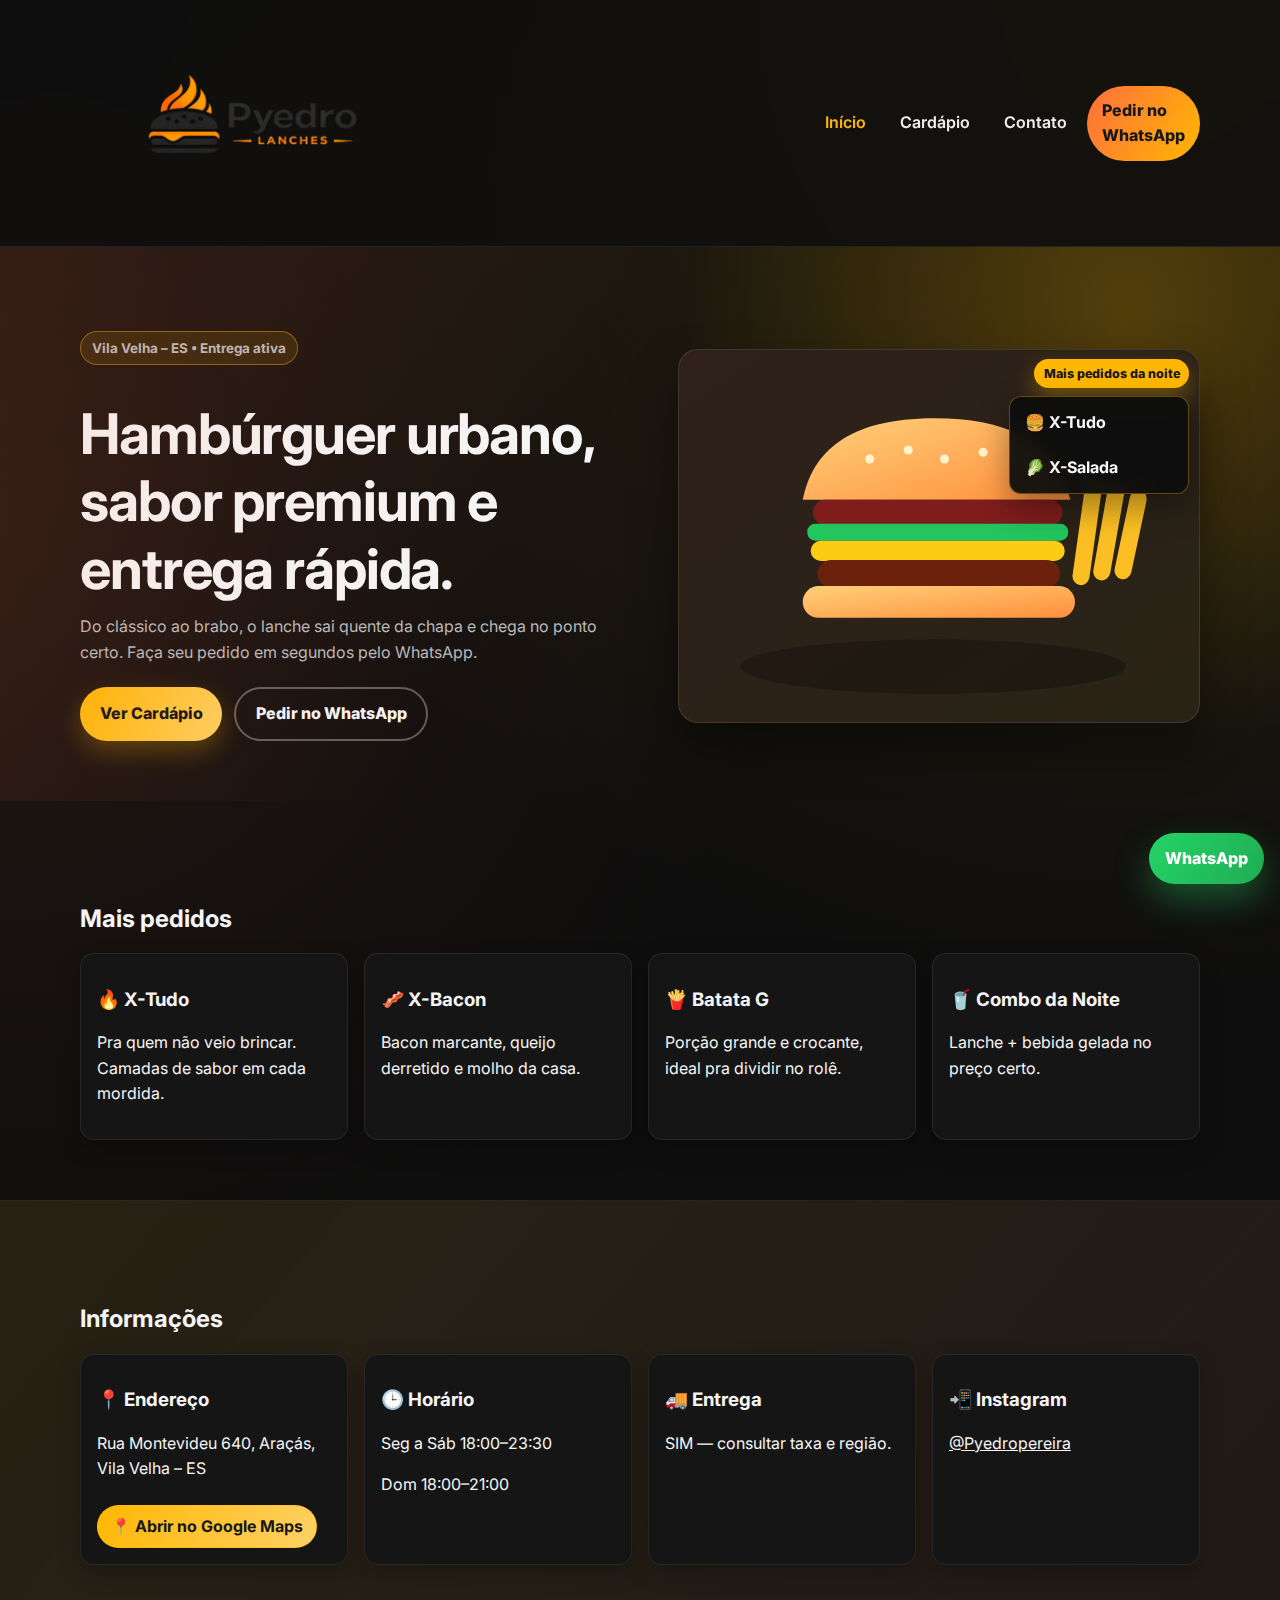
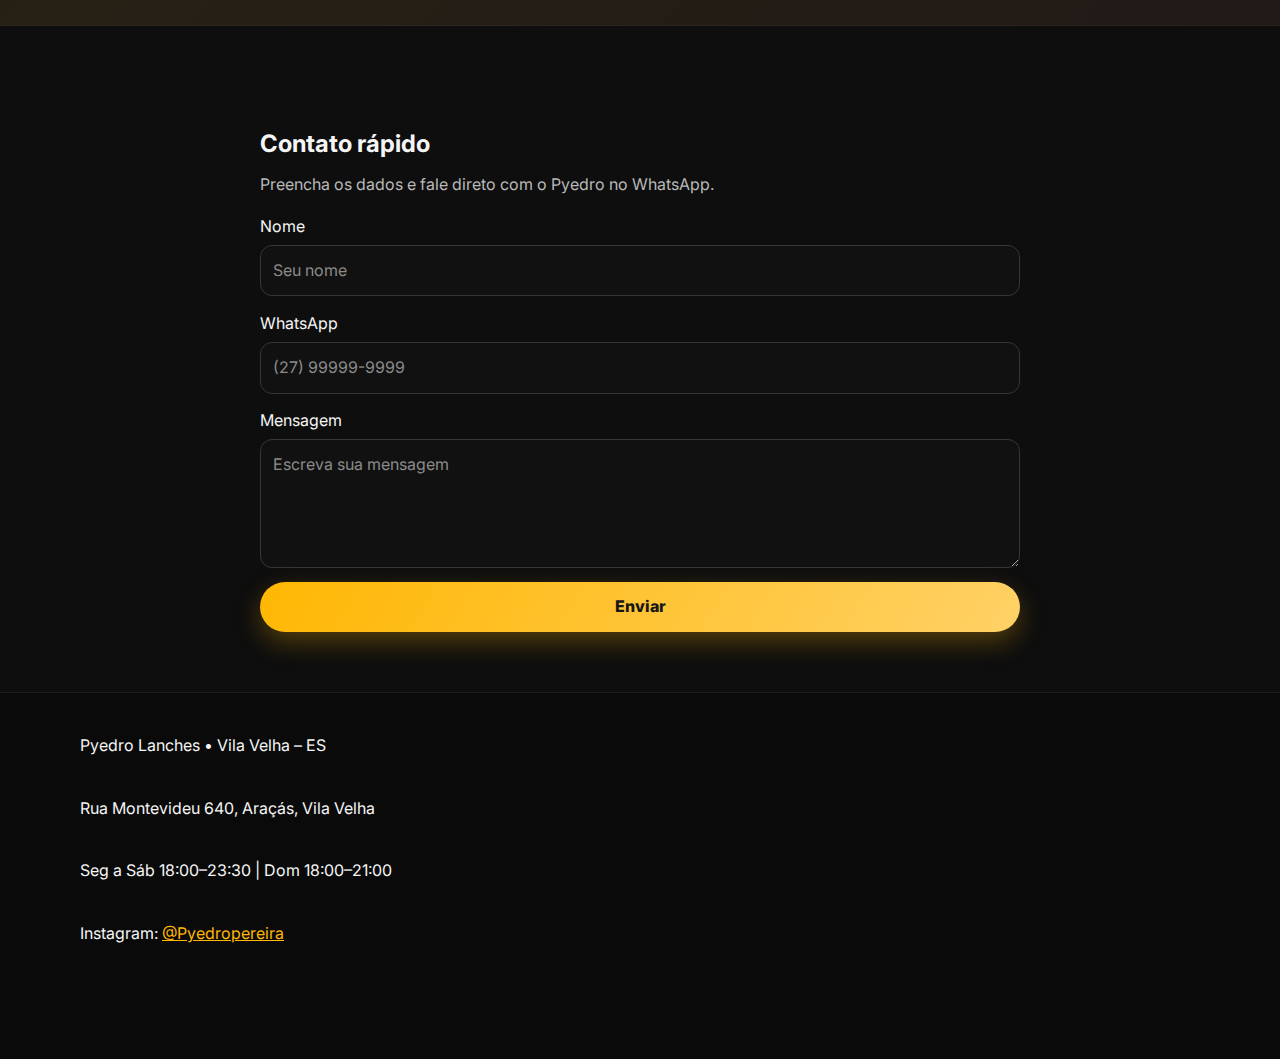
<file: index.html>
<!DOCTYPE html>
<html lang="pt-BR">
  <head>
    <meta charset="UTF-8" />
    <meta name="viewport" content="width=device-width, initial-scale=1.0" />
    <title>Pyedro Lanches | Início</title>
    <meta
      name="description"
      content="Pyedro Lanches em Vila Velha-ES. Hambúrgueres, porções e pedido rápido no WhatsApp."
    />
    <link rel="preconnect" href="https://fonts.googleapis.com" />
    <link rel="preconnect" href="https://fonts.gstatic.com" crossorigin />
    <link
      href="https://fonts.googleapis.com/css2?family=Inter:wght@400;500;700;800;900&display=swap"
      rel="stylesheet"
    />
    <link rel="stylesheet" href="styles.css" />
  </head>
  <body data-page="inicio">
    <header class="site-header">
      <nav class="navbar container" aria-label="Navegação principal">
        <a class="brand" href="index.html" aria-label="Página inicial">
          <span class="logo-slot"><img class="brand-logo" src="images/logo.png" alt="Pyedro Lanches" /></span>
        </a>

        <button class="menu-toggle" type="button" aria-expanded="false" aria-controls="nav-links" aria-label="Abrir menu">
          ☰
        </button>

        <ul class="nav-links" id="nav-links">
          <li><a class="active" href="index.html">Início</a></li>
          <li><a href="cardapio.html">Cardápio</a></li>
          <li><a href="#contato-rapido">Contato</a></li>
          <li>
            <a
              class="nav-cta"
              href="https://wa.me/5527981194230?text=Oi!%20Vim%20pelo%20site%20do%20Pyedro%20Lanches%20e%20quero%20fazer%20um%20pedido."
              target="_blank"
              rel="noopener noreferrer"
              >Pedir no WhatsApp</a
            >
          </li>
        </ul>
      </nav>
    </header>

    <main>
      <section class="hero section">
        <div class="container hero-grid">
          <div class="hero-copy">
            <p class="hero-eyebrow">Vila Velha – ES • Entrega ativa</p>
            <h1>Hambúrguer urbano, sabor premium e entrega rápida.</h1>
            <p>
              Do clássico ao brabo, o lanche sai quente da chapa e chega no ponto certo.
              Faça seu pedido em segundos pelo WhatsApp.
            </p>
            <div class="hero-actions">
              <a class="btn btn-primary" href="cardapio.html">Ver Cardápio</a>
              <a
                class="btn btn-ghost"
                href="https://wa.me/5527981194230?text=Oi!%20Vim%20pelo%20site%20do%20Pyedro%20Lanches%20e%20quero%20fazer%20um%20pedido."
                target="_blank"
                rel="noopener noreferrer"
                >Pedir no WhatsApp</a
              >
            </div>
          </div>

          <div class="hero-art">
            <button
              class="hero-badge hero-night-btn"
              id="hero-night-btn"
              type="button"
              aria-expanded="false"
              aria-controls="hero-night-menu"
            >
              Mais pedidos da noite
            </button>
            <div class="hero-night-menu" id="hero-night-menu" hidden>
              <a class="hero-night-link" href="cardapio.html?add=4">🍔 X-Tudo</a>
              <a class="hero-night-link" href="cardapio.html?add=2">🥬 X-Salada</a>
            </div>
            <svg viewBox="0 0 430 300" role="img" aria-label="Ilustração de hambúrguer e batata">
              <defs>
                <linearGradient id="bunTop" x1="0" y1="0" x2="1" y2="1">
                  <stop offset="0%" stop-color="#ffd079" />
                  <stop offset="100%" stop-color="#ff8f3d" />
                </linearGradient>
              </defs>
              <ellipse cx="210" cy="265" rx="170" ry="24" fill="#000" opacity="0.25" />
              <path d="M95 118c8-42 40-72 116-72s107 28 120 72H95Z" fill="url(#bunTop)" />
              <rect x="104" y="118" width="220" height="22" rx="11" fill="#7f1d1d" />
              <rect x="99" y="139" width="230" height="15" rx="7" fill="#22c55e" />
              <rect x="102" y="154" width="224" height="18" rx="9" fill="#facc15" />
              <rect x="108" y="171" width="214" height="24" rx="12" fill="#6b210b" />
              <rect x="95" y="194" width="240" height="28" rx="14" fill="url(#bunTop)" />
              <g fill="#fbbf24">
                <rect x="345" y="98" width="15" height="95" rx="8" transform="rotate(8 345 98)" />
                <rect x="365" y="102" width="15" height="87" rx="8" transform="rotate(10 365 102)" />
                <rect x="385" y="108" width="15" height="80" rx="8" transform="rotate(12 385 108)" />
              </g>
              <circle cx="154" cy="82" r="4" fill="#fff4ce" />
              <circle cx="188" cy="74" r="4" fill="#fff4ce" />
              <circle cx="220" cy="82" r="4" fill="#fff4ce" />
              <circle cx="254" cy="76" r="4" fill="#fff4ce" />
              <circle cx="286" cy="82" r="4" fill="#fff4ce" />
            </svg>
          </div>
        </div>
      </section>

      <section class="section">
        <div class="container">
          <h2>Mais pedidos</h2>
          <div class="highlight-grid">
            <article class="highlight-card">
              <h3>🔥 X-Tudo</h3>
              <p>Pra quem não veio brincar. Camadas de sabor em cada mordida.</p>
            </article>
            <article class="highlight-card">
              <h3>🥓 X-Bacon</h3>
              <p>Bacon marcante, queijo derretido e molho da casa.</p>
            </article>
            <article class="highlight-card">
              <h3>🍟 Batata G</h3>
              <p>Porção grande e crocante, ideal pra dividir no rolê.</p>
            </article>
            <article class="highlight-card">
              <h3>🥤 Combo da Noite</h3>
              <p>Lanche + bebida gelada no preço certo.</p>
            </article>
          </div>
        </div>
      </section>

      <section class="section section-alt" id="contato">
        <div class="container">
          <h2>Informações</h2>
          <div class="info-grid">
            <article class="info-card">
              <h3>📍 Endereço</h3>
              <p>Rua Montevideu 640, Araçás, Vila Velha – ES</p>
              <a
                class="map-link"
                href="https://www.google.com/maps/search/?api=1&query=Rua+Montevideu+640,+Araçás,+Vila+Velha+-+ES"
                target="_blank"
                rel="noopener noreferrer"
                >📍 Abrir no Google Maps</a
              >
            </article>
            <article class="info-card">
              <h3>🕒 Horário</h3>
              <p>Seg a Sáb 18:00–23:30</p>
              <p>Dom 18:00–21:00</p>
            </article>
            <article class="info-card">
              <h3>🚚 Entrega</h3>
              <p>SIM — consultar taxa e região.</p>
            </article>
            <article class="info-card">
              <h3>📲 Instagram</h3>
              <p>
                <a href="https://instagram.com/Pyedropereira" target="_blank" rel="noopener noreferrer"
                  >@Pyedropereira</a
                >
              </p>
            </article>
          </div>
        </div>
      </section>

      <section class="section" id="contato-rapido">
        <div class="container narrow">
          <h2>Contato rápido</h2>
          <p class="section-subtext">Preencha os dados e fale direto com o Pyedro no WhatsApp.</p>
          <form id="quick-contact-form" class="contact-form" novalidate>
            <div class="form-group">
              <label for="nome">Nome</label>
              <input id="nome" name="nome" type="text" placeholder="Seu nome" required />
            </div>
            <div class="form-group">
              <label for="whatsapp">WhatsApp</label>
              <input id="whatsapp" name="whatsapp" type="tel" placeholder="(27) 99999-9999" required />
            </div>
            <div class="form-group">
              <label for="mensagem">Mensagem</label>
              <textarea id="mensagem" name="mensagem" rows="4" placeholder="Escreva sua mensagem" required></textarea>
            </div>
            <button class="btn btn-primary" type="submit">Enviar</button>
          </form>
        </div>
      </section>
    </main>

    <a
      class="whatsapp-float"
      href="https://wa.me/5527981194230"
      target="_blank"
      rel="noopener noreferrer"
      aria-label="Abrir conversa no WhatsApp"
      >WhatsApp</a
    >

    <footer class="site-footer">
      <div class="container footer-content">
        <p>Pyedro Lanches • Vila Velha – ES</p>
        <p>Rua Montevideu 640, Araçás, Vila Velha</p>
        <p>Seg a Sáb 18:00–23:30 | Dom 18:00–21:00</p>
        <p>
          Instagram:
          <a href="https://instagram.com/Pyedropereira" target="_blank" rel="noopener noreferrer">@Pyedropereira</a>
        </p>
      </div>
    </footer>

    <script src="script.js"></script>
  </body>
</html>
</file>
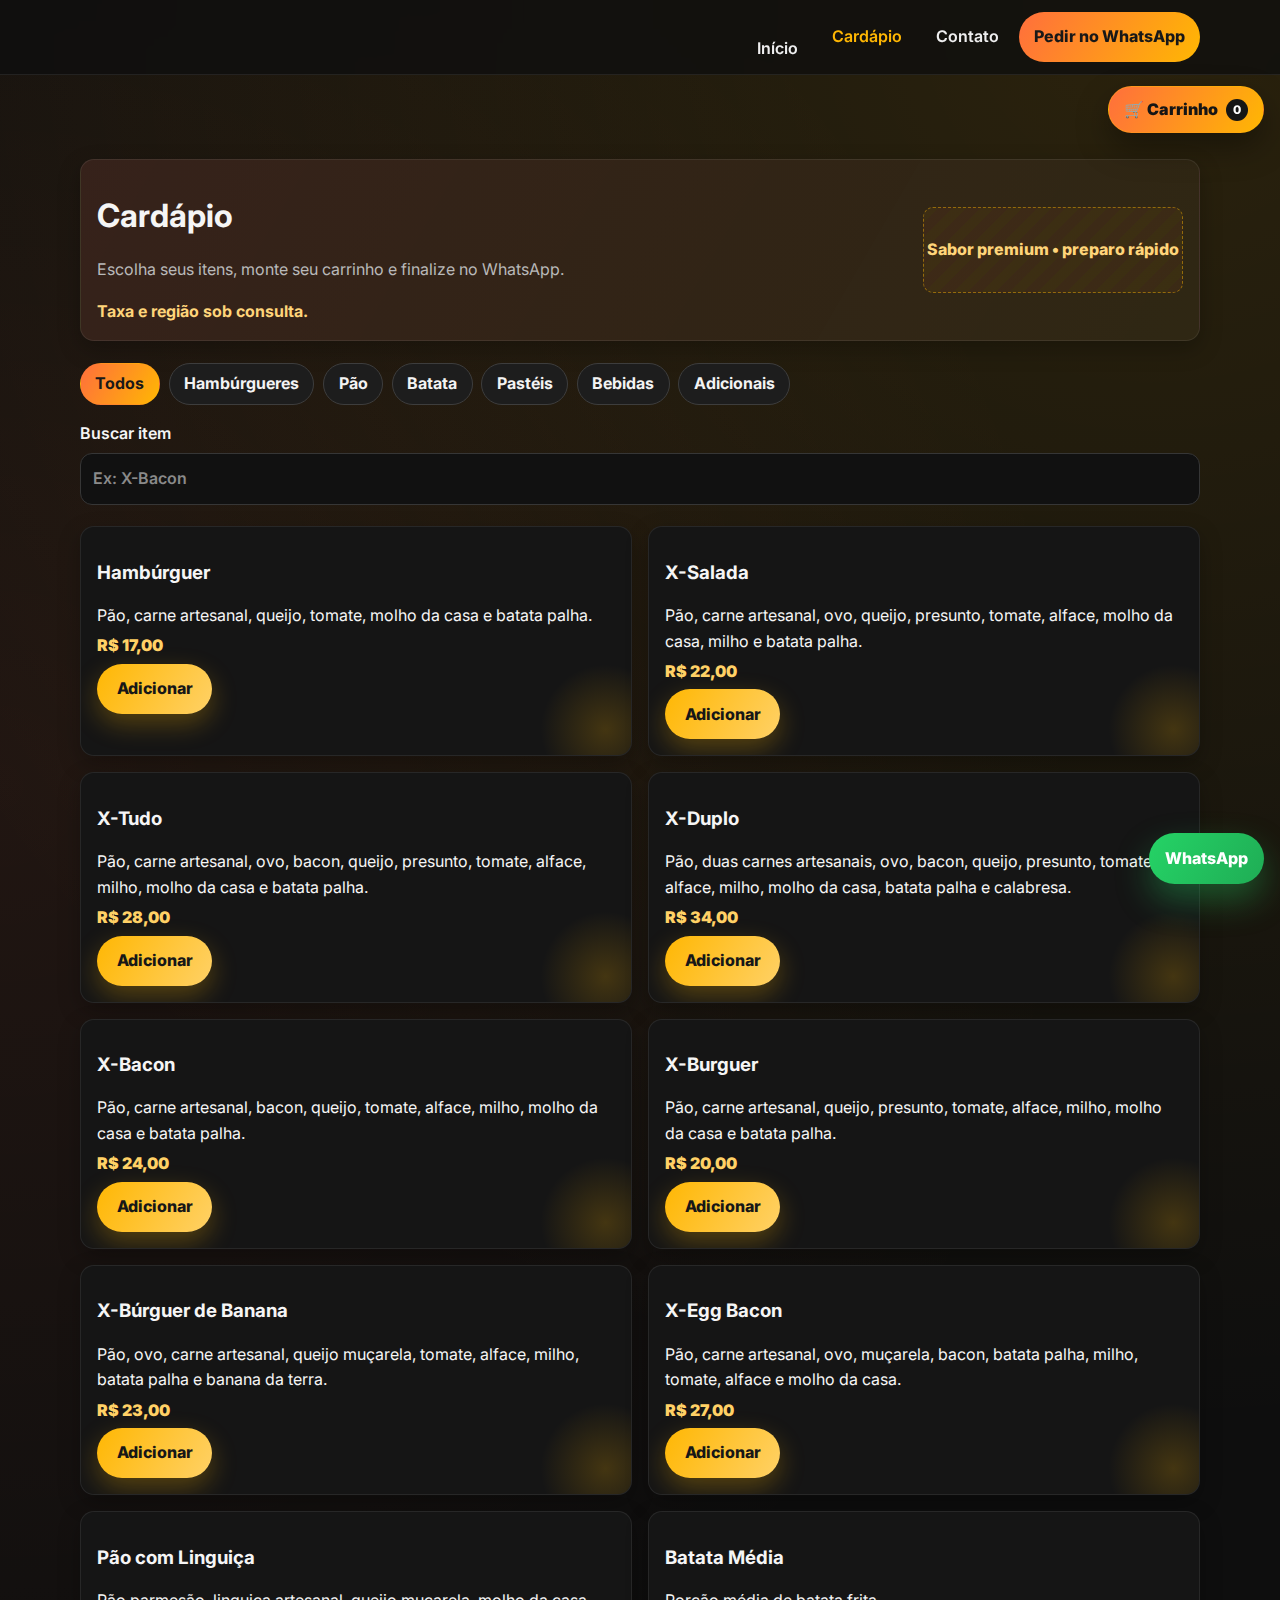
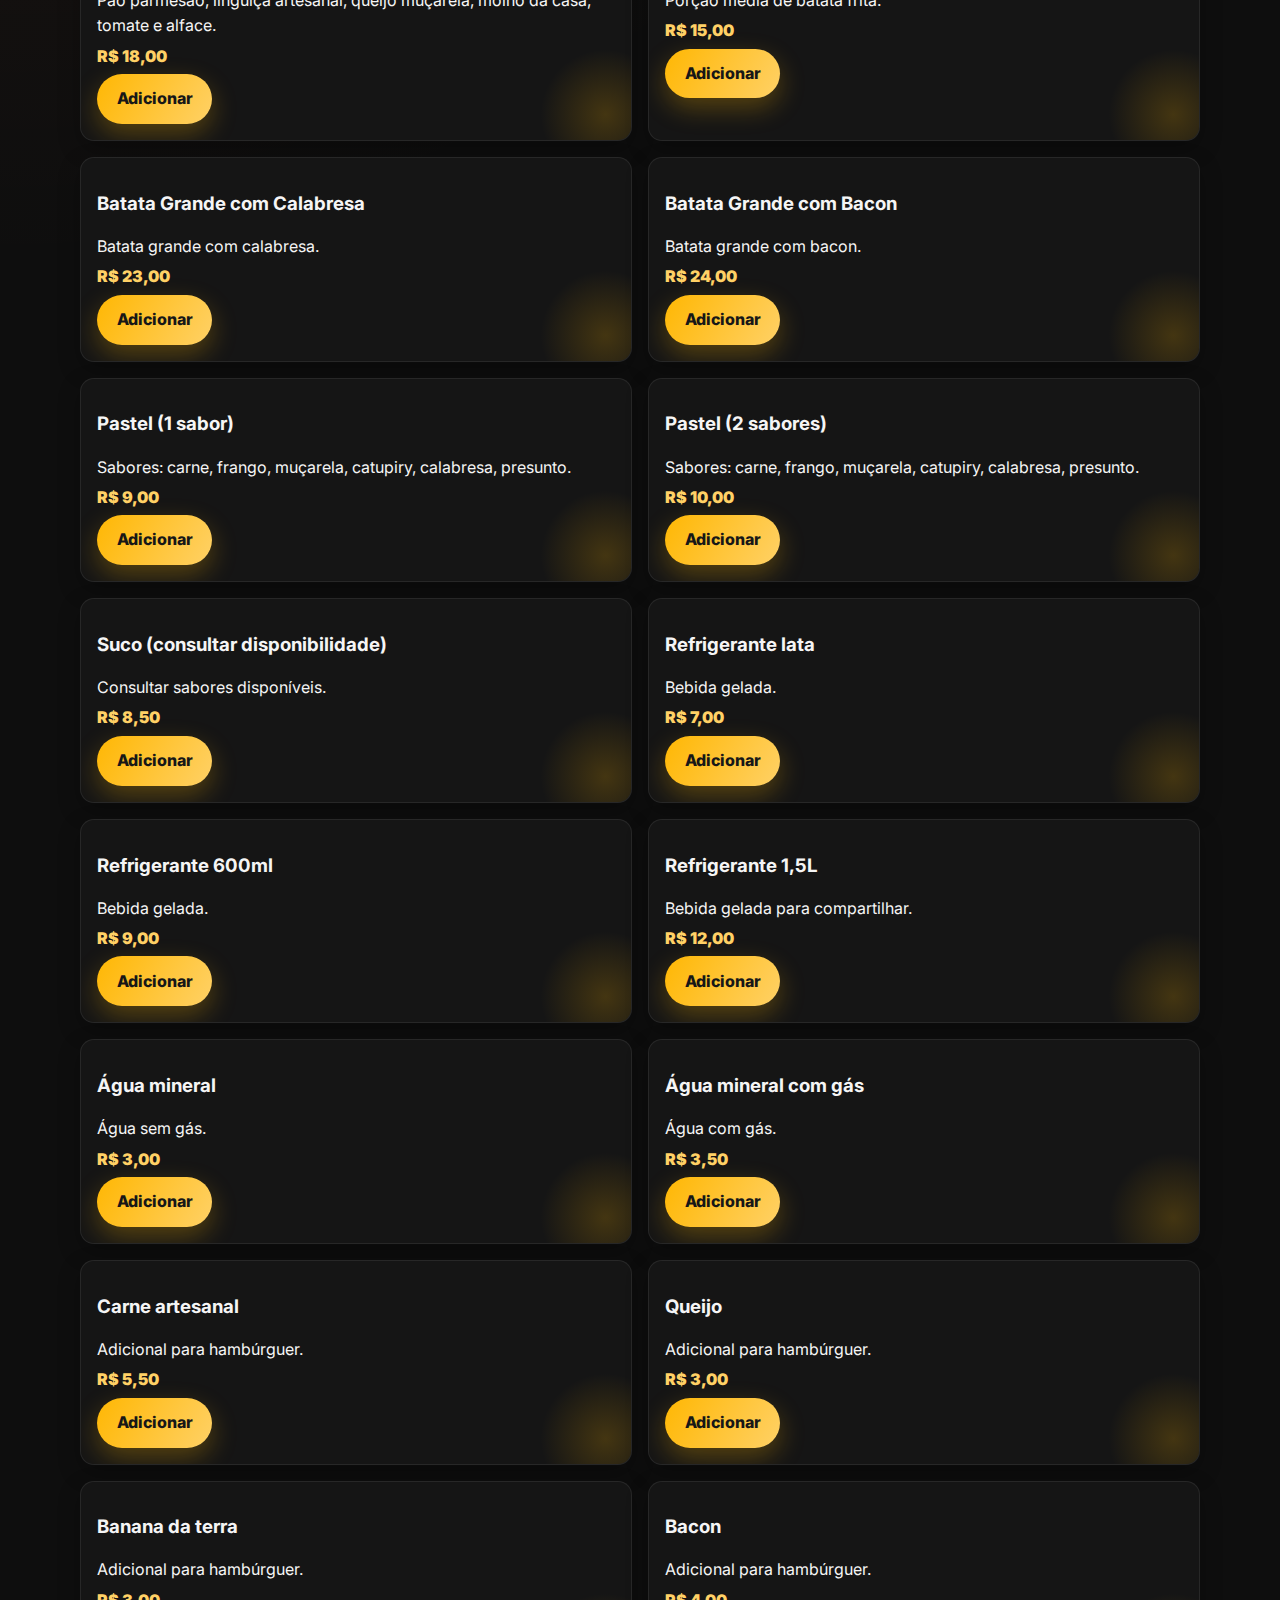
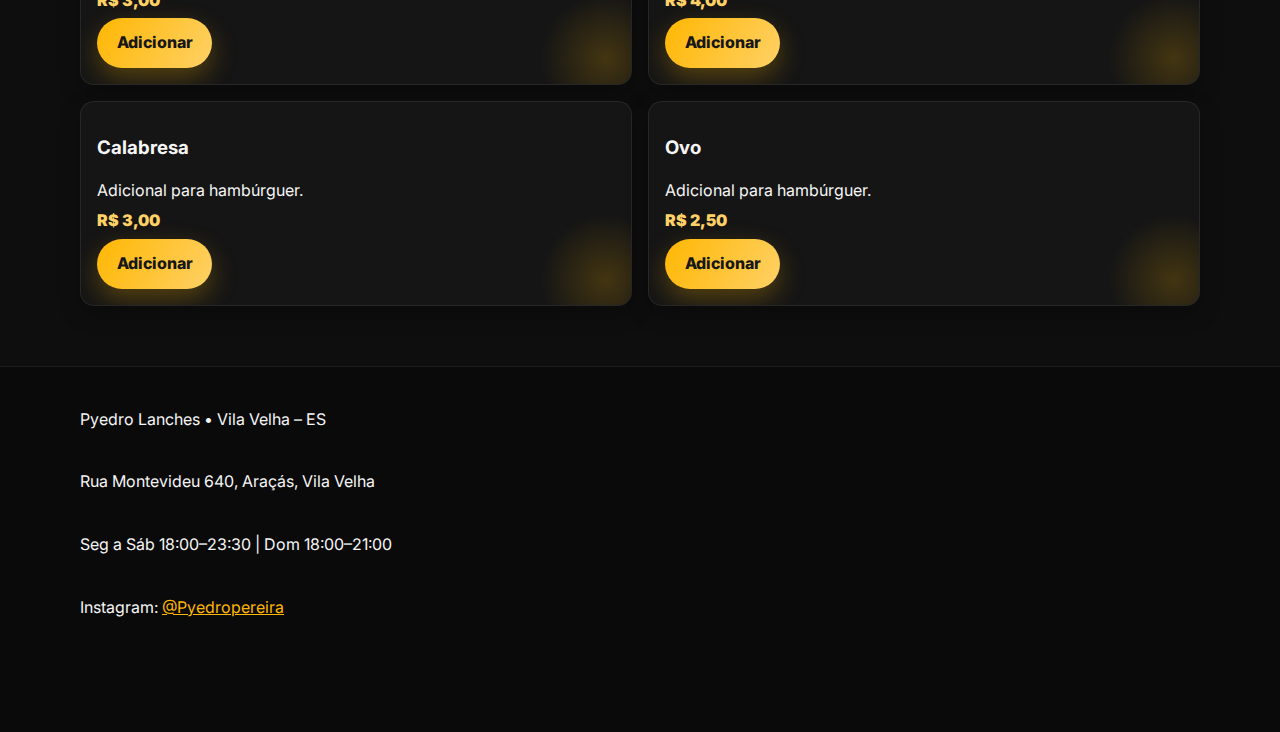
<file: cardapio.html>
<!DOCTYPE html>
<html lang="pt-BR">
  <head>
    <meta charset="UTF-8" />
    <meta name="viewport" content="width=device-width, initial-scale=1.0" />
    <title>Pyedro Lanches | Cardápio</title>
    <meta name="description" content="Cardápio do Pyedro Lanches com carrinho e finalização no WhatsApp." />
    <link rel="preconnect" href="https://fonts.googleapis.com" />
    <link rel="preconnect" href="https://fonts.gstatic.com" crossorigin />
    <link
      href="https://fonts.googleapis.com/css2?family=Inter:wght@400;500;700;800;900&display=swap"
      rel="stylesheet"
    />
    <link rel="stylesheet" href="styles.css" />
  </head>
  <body data-page="cardapio">
    <header class="site-header">
      <nav class="navbar container" aria-label="Navegação principal">
        <a class="brand" href="index.html" aria-label="Página inicial">
          <span class="logo-slot" src="logo.png" alt="Pyedro Lanches"
        </a>

        <button class="menu-toggle" type="button" aria-expanded="false" aria-controls="nav-links" aria-label="Abrir menu">
          ☰
        </button>

        <ul class="nav-links" id="nav-links">
          <li><a href="index.html">Início</a></li>
          <li><a class="active" href="cardapio.html">Cardápio</a></li>
          <li><a href="index.html#contato-rapido">Contato</a></li>
          <li>
            <a
              class="nav-cta"
              href="https://wa.me/5527981194230?text=Oi!%20Vim%20pelo%20site%20do%20Pyedro%20Lanches%20e%20quero%20fazer%20um%20pedido."
              target="_blank"
              rel="noopener noreferrer"
              >Pedir no WhatsApp</a
            >
          </li>
        </ul>
      </nav>
    </header>

    <main class="section">
      <div class="container">
        <section class="menu-hero">
          <div>
            <h1>Cardápio</h1>
            <p class="subtitle">Escolha seus itens, monte seu carrinho e finalize no WhatsApp.</p>
            <p class="menu-warning">Taxa e região sob consulta.</p>
          </div>
          <div class="menu-hero-chip" aria-hidden="true">Sabor premium • preparo rápido</div>
        </section>

        <button
          id="cart-toggle"
          class="cart-toggle"
          type="button"
          aria-expanded="false"
          aria-controls="cart-panel"
          aria-label="Abrir carrinho"
        >
          🛒 Carrinho
          <span id="cart-count" class="cart-count">0</span>
        </button>

        <section class="menu-controls" aria-label="Filtros do cardápio">
          <div class="filters" id="filters"></div>
          <label class="search-group" for="search-input">
            Buscar item
            <input id="search-input" type="search" placeholder="Ex: X-Bacon" />
          </label>
        </section>

        <div class="menu-layout">
          <section>
            <h2 class="sr-only">Itens do cardápio</h2>
            <div id="menu-grid" class="menu-grid"></div>
          </section>

          <aside class="cart" id="cart-panel" aria-label="Carrinho de compras">
            <div class="cart-header"><h2>Seu pedido</h2><button type="button" id="cart-close" class="cart-close" aria-label="Fechar carrinho">✕</button></div>
            <label for="customer-name">Nome (opcional)</label>
            <input id="customer-name" type="text" placeholder="Seu nome" />
            <ul id="cart-items" class="cart-items"></ul>
            <p class="cart-total">Total: <strong id="cart-total">R$ 0,00</strong></p>
            <button id="checkout-btn" class="btn btn-primary" type="button">Finalizar pedido</button>
          </aside>
        </div>
      </div>
    </main>

    <a
      class="whatsapp-float"
      href="https://wa.me/5527981194230"
      target="_blank"
      rel="noopener noreferrer"
      aria-label="Abrir conversa no WhatsApp"
      >WhatsApp</a
    >

    <footer class="site-footer">
      <div class="container footer-content">
        <p>Pyedro Lanches • Vila Velha – ES</p>
        <p>Rua Montevideu 640, Araçás, Vila Velha</p>
        <p>Seg a Sáb 18:00–23:30 | Dom 18:00–21:00</p>
        <p>
          Instagram:
          <a href="https://instagram.com/Pyedropereira" target="_blank" rel="noopener noreferrer">@Pyedropereira</a>
        </p>
      </div>
    </footer>

    <script src="script.js"></script>
  </body>
</html>
</file>
<file: styles.css>
:root {
  --bg: #0e0e0e;
  --surface: #151515;
  --surface-2: #1d1d1d;
  --line: #2d2d2d;
  --text: #f5f5f5;
  --text-muted: #b9b9b9;

  --primary: #ffb703;
  --primary-2: #ff6f3c;
  --success: #25d366;

  --radius-sm: 10px;
  --radius-md: 14px;
  --radius-lg: 20px;
  --radius-pill: 999px;

  --shadow-1: 0 8px 22px rgba(0, 0, 0, 0.25);
  --shadow-2: 0 14px 32px rgba(0, 0, 0, 0.35);
  --shadow-3: 0 24px 48px rgba(0, 0, 0, 0.4);

  --space-1: 0.5rem;
  --space-2: 0.75rem;
  --space-3: 1rem;
  --space-4: 1.25rem;
  --space-5: 1.5rem;

  --transition: 200ms ease;
}

* {
  box-sizing: border-box;
}

html,
body {
  margin: 0;
  padding: 0;
}

body {
  font-family: "Inter", system-ui, -apple-system, Segoe UI, Roboto, sans-serif;
  color: var(--text);
  background:
    radial-gradient(circle at 90% 0%, rgba(255, 183, 3, 0.12), transparent 35%),
    radial-gradient(circle at 0% 20%, rgba(255, 111, 60, 0.08), transparent 32%),
    var(--bg);
  line-height: 1.6;
}

a {
  color: inherit;
}

.container {
  width: min(1120px, 92%);
  margin: 0 auto;
}

.narrow {
  width: min(760px, 100%);
}

.section {
  padding: 5.25rem 0 3.75rem;
}

.section-alt {
  background:
    linear-gradient(130deg, rgba(255, 183, 3, 0.08), rgba(255, 111, 60, 0.05)),
    var(--surface);
  border-top: 1px solid rgba(255, 255, 255, 0.03);
  border-bottom: 1px solid rgba(255, 255, 255, 0.03);
}

h1,
h2,
h3 {
  line-height: 1.2;
}

/* NAVBAR */
.site-header {
  position: sticky;
  top: 0;
  z-index: 50;
  background: rgba(14, 14, 14, 0.78);
  backdrop-filter: blur(10px);
  border-bottom: 1px solid rgba(255, 255, 255, 0.08);
}

.navbar {
  min-height: 74px;
  display: flex;
  align-items: center;
  justify-content: space-between;
  gap: 1rem;
}

.brand {
  display: inline-flex;
  align-items: center;
  gap: 0.6rem;
  text-decoration: none;
  font-weight: 900;
  font-size: 1.15rem;
}



/* Quando adicionar sua imagem PNG, use dentro de .brand: <img class="brand-logo" src="sua-logo.png"> */
.brand-logo {
  width: 50%;
  height:auto;
  object-fit: contain;
}

.menu-toggle {
  border: 1px solid var(--line);
  background: var(--surface);
  color: var(--text);
  border-radius: var(--radius-sm);
  padding: 0.45rem 0.65rem;
  cursor: pointer;
}

.nav-links {
  display: none;
  margin: 0;
  padding: 0;
  list-style: none;
}

.nav-links.open {
  position: absolute;
  top: 72px;
  right: 4%;
  min-width: 200px;
  display: flex;
  flex-direction: column;
  background: var(--surface);
  border: 1px solid var(--line);
  border-radius: var(--radius-md);
  box-shadow: var(--shadow-2);
}

.nav-links a {
  display: block;
  text-decoration: none;
  font-weight: 600;
  color: #efefef;
  padding: 0.75rem 0.95rem;
}

.nav-links a.active {
  color: var(--primary);
}

.nav-cta {
  border-radius: var(--radius-pill);
  background: linear-gradient(120deg, var(--primary-2), var(--primary));
  color: #181818 !important;
  font-weight: 800 !important;
}

/* HERO */
.hero {
  position: relative;
  overflow: hidden;
}

.hero::before {
  content: "";
  position: absolute;
  inset: 0;
  pointer-events: none;
  background:
    linear-gradient(115deg, rgba(255, 111, 60, 0.12), transparent 42%),
    radial-gradient(circle at 88% 12%, rgba(255, 183, 3, 0.22), transparent 36%);
}

.hero-grid {
  display: grid;
  gap: 1.35rem;
  align-items: center;
}

.hero-eyebrow {
  display: inline-flex;
  border: 1px solid rgba(255, 183, 3, 0.42);
  color: #ffd97e;
  background: rgba(255, 183, 3, 0.12);
  padding: 0.33rem 0.7rem;
  border-radius: var(--radius-pill);
  font-size: 0.84rem;
  font-weight: 700;
}

.hero-copy h1 {
  margin: 0.9rem 0 0.7rem;
  font-size: clamp(1.95rem, 5.2vw, 3.5rem);
  letter-spacing: -0.02em;
}

.hero-copy p {
  margin: 0 0 1.35rem;
  color: var(--text-muted);
  max-width: 56ch;
}

.hero-actions {
  display: flex;
  flex-wrap: wrap;
  gap: 0.75rem;
}

.hero-art {
  position: relative;
  border: 1px solid rgba(255, 255, 255, 0.1);
  border-radius: var(--radius-lg);
  padding: 1rem;
  background:
    linear-gradient(145deg, rgba(255, 111, 60, 0.1), rgba(255, 183, 3, 0.08)),
    #171717;
  box-shadow: var(--shadow-3);
}

.hero-art svg {
  width: 100%;
  height: auto;
  display: block;
}

.hero-badge {
  position: absolute;
  right: 0.6rem;
  top: 0.6rem;
  border-radius: var(--radius-pill);
  background: var(--primary);
  color: #1a1a1a;
  font-size: 0.78rem;
  font-weight: 800;
  padding: 0.28rem 0.62rem;
}

.hero-night-btn {
  border: 0;
  cursor: pointer;
  transition: transform var(--transition), box-shadow var(--transition), filter var(--transition);
  box-shadow: 0 10px 22px rgba(255, 183, 3, 0.35);
}

.hero-night-btn:hover {
  transform: translateY(-2px);
  filter: brightness(1.02);
}

.hero-night-menu {
  position: absolute;
  right: 0.6rem;
  top: 2.9rem;
  z-index: 4;
  min-width: 180px;
  border: 1px solid rgba(255, 183, 3, 0.35);
  border-radius: 12px;
  background: rgba(14, 14, 14, 0.95);
  backdrop-filter: blur(8px);
  box-shadow: var(--shadow-2);
  padding: 0.35rem;
  display: grid;
  gap: 0.3rem;
}

.hero-night-link {
  text-decoration: none;
  font-weight: 700;
  color: #f8f8f8;
  border-radius: 9px;
  padding: 0.45rem 0.55rem;
  transition: background var(--transition), transform var(--transition);
}

.hero-night-link:hover {
  background: rgba(255, 183, 3, 0.18);
  transform: translateX(2px);
}

/* BUTTONS */
.btn {
  border: 0;
  border-radius: var(--radius-pill);
  text-decoration: none;
  display: inline-flex;
  align-items: center;
  justify-content: center;
  padding: 0.76rem 1.22rem;
  cursor: pointer;
  font-weight: 800;
  transition: transform var(--transition), background var(--transition), border-color var(--transition), box-shadow var(--transition);
}

.btn-primary {
  color: #171717;
  background: linear-gradient(120deg, var(--primary), #ffd166);
  box-shadow: 0 10px 26px rgba(255, 183, 3, 0.28);
}

.btn-primary:hover {
  transform: translateY(-2px);
}

.btn-ghost {
  border: 2px solid rgba(255, 255, 255, 0.32);
  color: #f4f4f4;
  background: transparent;
}

.btn-ghost:hover {
  border-color: rgba(255, 255, 255, 0.6);
  background: rgba(255, 255, 255, 0.06);
}

/* HOME CARDS */
.highlight-grid,
.info-grid,
.menu-grid {
  display: grid;
  grid-template-columns: 1fr;
  gap: 1rem;
}

.highlight-card,
.info-card,
.menu-item,
.cart,
.menu-hero {
  border: 1px solid rgba(255, 255, 255, 0.08);
  border-radius: var(--radius-md);
  background: var(--surface);
  box-shadow: var(--shadow-1);
}

.highlight-card,
.info-card,
.menu-item,
.cart,
.menu-hero {
  padding: 1rem;
}

.highlight-card,
.info-card,
.menu-item {
  transition: transform var(--transition), box-shadow var(--transition), border-color var(--transition);
}

.highlight-card:hover,
.info-card:hover,
.menu-item:hover {
  transform: translateY(-4px);
  box-shadow: var(--shadow-2);
  border-color: rgba(255, 183, 3, 0.3);
}

.section-subtext {
  margin-top: -0.4rem;
  color: var(--text-muted);
}

.map-link {
  display: inline-flex;
  align-items: center;
  gap: 0.35rem;
  margin-top: 0.45rem;
  text-decoration: none;
  font-weight: 700;
  color: #171717;
  background: linear-gradient(120deg, var(--primary), #ffd166);
  border: 1px solid rgba(255, 183, 3, 0.45);
  border-radius: var(--radius-pill);
  padding: 0.48rem 0.8rem;
  transition: transform var(--transition), box-shadow var(--transition), filter var(--transition);
}

.map-link:hover {
  transform: translateY(-1px);
  box-shadow: 0 8px 18px rgba(255, 183, 3, 0.25);
  filter: brightness(1.02);
}

/* FORM */
.contact-form {
  display: grid;
  gap: 0.9rem;
}

.form-group {
  display: grid;
  gap: 0.35rem;
}

input,
textarea,
button,
select {
  font: inherit;
}

input,
textarea {
  border: 1px solid #363636;
  border-radius: 12px;
  background: #111111;
  color: var(--text);
  padding: 0.75rem;
}

input::placeholder,
textarea::placeholder {
  color: #8a8a8a;
}

/* CARDÁPIO */
.menu-hero {
  display: grid;
  gap: 0.8rem;
  margin-bottom: 1.35rem;
  background:
    linear-gradient(120deg, rgba(255, 111, 60, 0.14), rgba(255, 183, 3, 0.11)),
    var(--surface);
}

.subtitle {
  color: var(--text-muted);
  margin-top: 0.15rem;
}

.menu-warning {
  margin: 0;
  color: #ffd57a;
  font-weight: 700;
}

.menu-hero-chip {
  border: 1px dashed rgba(255, 183, 3, 0.45);
  border-radius: var(--radius-sm);
  min-height: 86px;
  display: grid;
  place-items: center;
  font-weight: 800;
  color: #ffd57a;
  background: repeating-linear-gradient(
    135deg,
    rgba(255, 183, 3, 0.06) 0,
    rgba(255, 183, 3, 0.06) 10px,
    rgba(255, 111, 60, 0.06) 10px,
    rgba(255, 111, 60, 0.06) 20px
  );
}

.menu-controls {
  margin: 1.35rem 0;
  display: grid;
  gap: 1rem;
}

.filters {
  display: flex;
  flex-wrap: wrap;
  gap: 0.55rem;
}

.filter-btn {
  border: 1px solid #3d3d3d;
  border-radius: var(--radius-pill);
  background: var(--surface-2);
  color: #f3f3f3;
  padding: 0.45rem 0.9rem;
  font-weight: 700;
  cursor: pointer;
  transition: transform var(--transition), background var(--transition), border-color var(--transition);
}

.filter-btn:hover {
  transform: translateY(-1px);
  border-color: #555;
}

.filter-btn.active {
  background: linear-gradient(120deg, var(--primary-2), var(--primary));
  border-color: transparent;
  color: #191919;
}

.search-group {
  display: grid;
  gap: 0.4rem;
  font-weight: 600;
}

.menu-layout {
  display: grid;
  gap: 1rem;
}


.menu-item {
  position: relative;
  overflow: hidden;
}

.menu-item::after {
  content: "";
  position: absolute;
  right: -42px;
  bottom: -42px;
  width: 135px;
  height: 135px;
  border-radius: 50%;
  background: radial-gradient(circle, rgba(255, 183, 3, 0.2), transparent 68%);
  pointer-events: none;
}

.menu-item p {
  margin: 0.3rem 0;
}

.ingredients {
  color: var(--text-muted);
  font-size: 0.92rem;
}

.price {
  color: #ffd166;
  font-weight: 900;
}

/* CARRINHO */
.cart-toggle {
  position: fixed;
  top: 86px;
  right: 1rem;
  z-index: 65;
  border: 1px solid rgba(255, 183, 3, 0.35);
  border-radius: var(--radius-pill);
  background: linear-gradient(120deg, var(--primary-2), var(--primary));
  color: #151515;
  font-weight: 900;
  padding: 0.62rem 0.95rem;
  display: inline-flex;
  align-items: center;
  gap: 0.5rem;
  box-shadow: var(--shadow-2);
  cursor: pointer;
}

.cart-count {
  min-width: 22px;
  height: 22px;
  border-radius: 999px;
  background: #151515;
  color: #fff;
  font-size: 0.75rem;
  font-weight: 800;
  display: grid;
  place-items: center;
  padding: 0 0.35rem;
}

.cart {
  position: fixed;
  top: 136px;
  right: 1rem;
  z-index: 64;
  width: min(92vw, 360px);
  max-height: calc(100vh - 170px);
  overflow: auto;
  transform: translateX(115%);
  transition: transform var(--transition);
  background:
    linear-gradient(170deg, rgba(255, 183, 3, 0.07), rgba(255, 111, 60, 0.05)),
    var(--surface);
}

.cart.open {
  transform: translateX(0);
}

.cart-header {
  display: flex;
  align-items: center;
  justify-content: space-between;
  gap: 0.6rem;
}

.cart-header h2 {
  margin: 0;
}

.cart-close {
  border: 1px solid #4a4a4a;
  background: #1a1a1a;
  color: #f1f1f1;
  border-radius: 8px;
  width: 30px;
  height: 30px;
  cursor: pointer;
}

.cart-items {
  list-style: none;
  margin: 0.8rem 0;
  padding: 0;
  display: grid;
  gap: 0.65rem;
}

.cart-item {
  border: 1px solid #303030;
  border-radius: 10px;
  background: #111111;
  padding: 0.65rem;
}

.qty-controls {
  display: inline-flex;
  align-items: center;
  gap: 0.38rem;
}

.qty-controls button,
.remove-btn {
  border: 1px solid #444;
  background: #1a1a1a;
  color: #f1f1f1;
  border-radius: 8px;
  padding: 0.2rem 0.5rem;
  cursor: pointer;
}

.cart-total {
  font-size: 1.1rem;
}

.cart-total strong {
  color: var(--primary);
}

/* FOOTER */
.site-footer {
  background: #0a0a0a;
  border-top: 1px solid rgba(255, 255, 255, 0.08);
  padding: 1.5rem 0 6rem;
}

.footer-content {
  display: grid;
  gap: 0.32rem;
}

.footer-content a {
  color: var(--primary);
}

/* FLOAT WHATSAPP */
.whatsapp-float {
  position: fixed;
  right: 1rem;
  bottom: 1rem;
  z-index: 60;
  text-decoration: none;
  color: #fff;
  font-weight: 800;
  border-radius: var(--radius-pill);
  padding: 0.8rem 1rem;
  background: linear-gradient(120deg, #25d366, #1fad55);
  box-shadow: 0 16px 34px rgba(37, 211, 102, 0.34);
  transition: transform var(--transition);
}

.whatsapp-float:hover {
  transform: translateY(-2px);
}

/* ACESSIBILIDADE */
input:focus,
textarea:focus,
button:focus,
a:focus {
  outline: 3px solid #69b1ff;
  outline-offset: 2px;
}

.sr-only {
  position: absolute;
  width: 1px;
  height: 1px;
  margin: -1px;
  padding: 0;
  overflow: hidden;
  clip: rect(0, 0, 0, 0);
  white-space: nowrap;
  border: 0;
}

/* RESPONSIVO */
@media (min-width: 768px) {
  .menu-toggle {
    display: none;
  }

  .nav-links {
    display: flex;
    align-items: center;
    gap: 0.25rem;
  }

  .nav-links.open {
    position: static;
    flex-direction: row;
    border: 0;
    box-shadow: none;
    background: transparent;
  }

  .hero-grid {
    grid-template-columns: 1.05fr 0.95fr;
  }

  .highlight-grid {
    grid-template-columns: repeat(2, 1fr);
  }

  .info-grid {
    grid-template-columns: repeat(2, 1fr);
  }

  .menu-hero {
    grid-template-columns: 1fr 260px;
    align-items: center;
  }

  .menu-layout {
    grid-template-columns: 1fr;
    align-items: start;
  }

  .cart {
    width: min(88vw, 380px);
    top: 132px;
  }

  .menu-grid {
    grid-template-columns: repeat(2, minmax(0, 1fr));
  }
}

@media (min-width: 1024px) {
  .highlight-grid {
    grid-template-columns: repeat(4, 1fr);
  }

  .info-grid {
    grid-template-columns: repeat(4, 1fr);
  }
}
</file>
